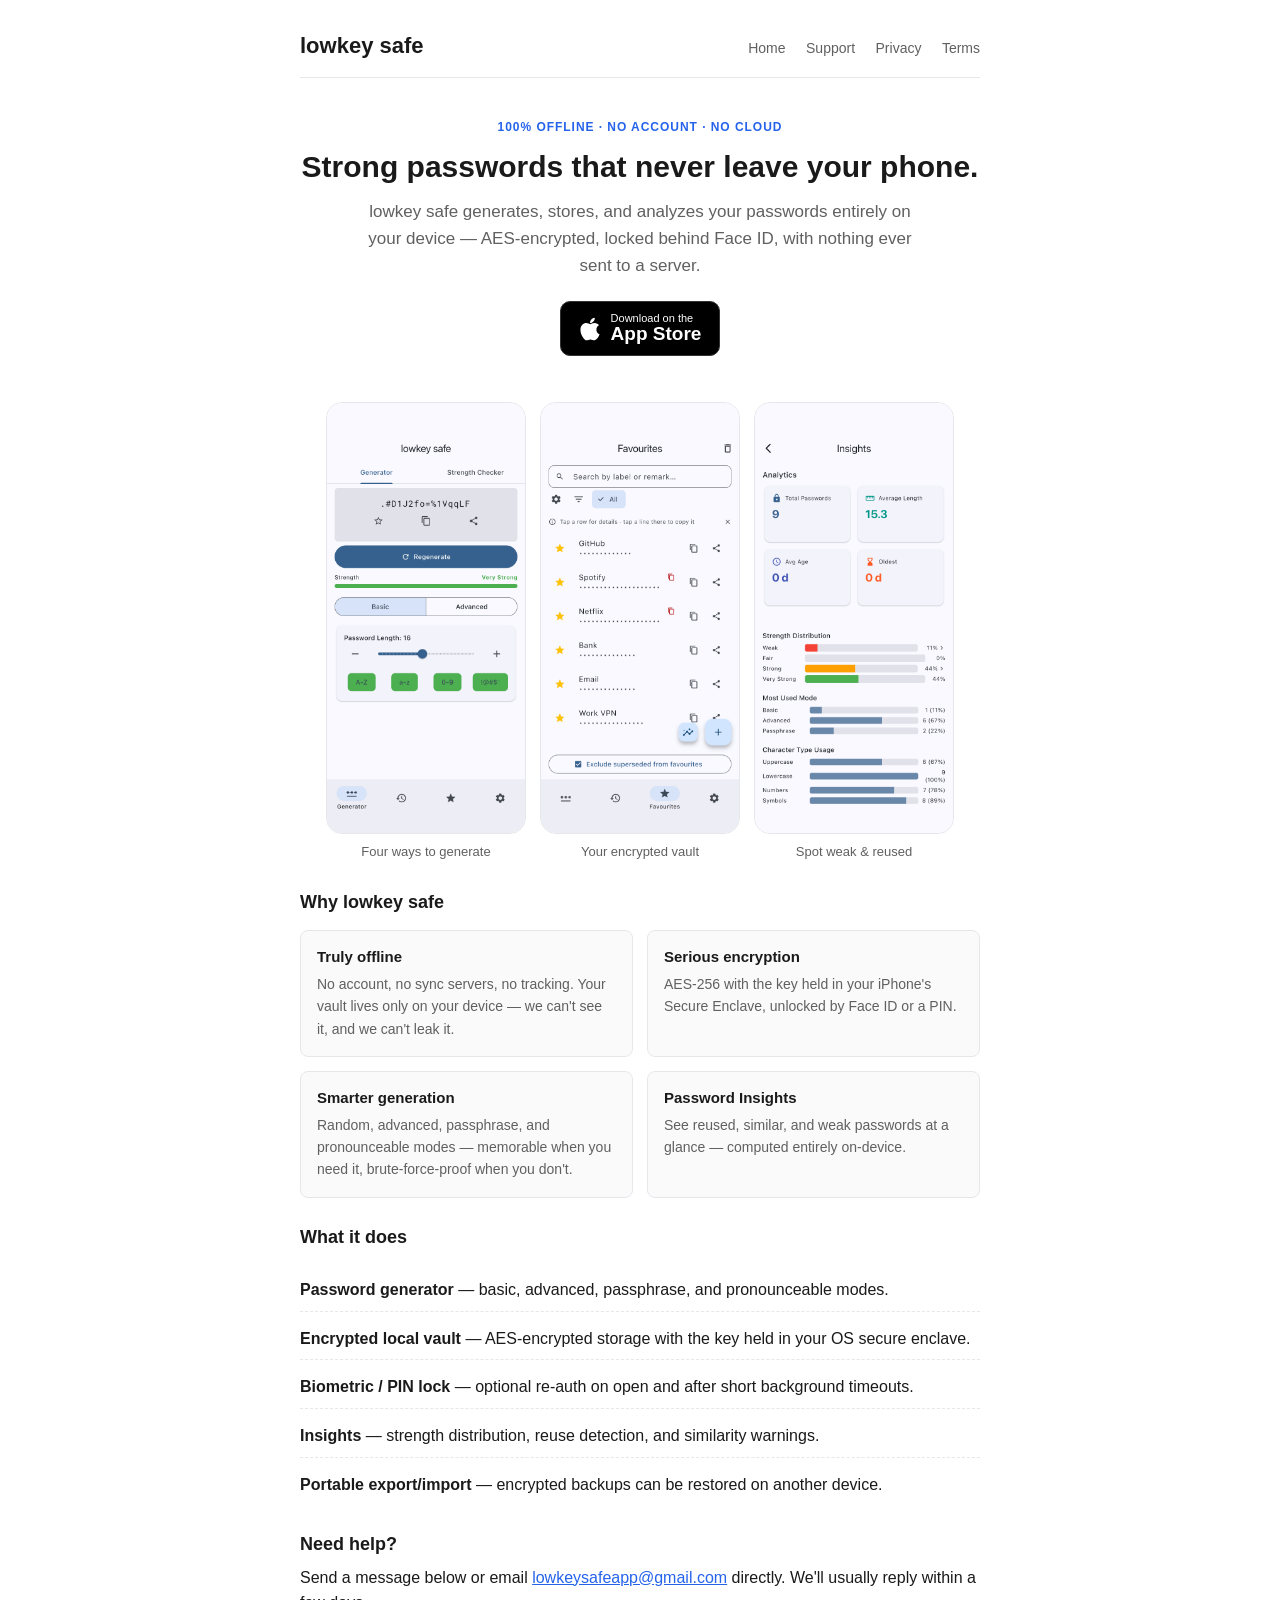
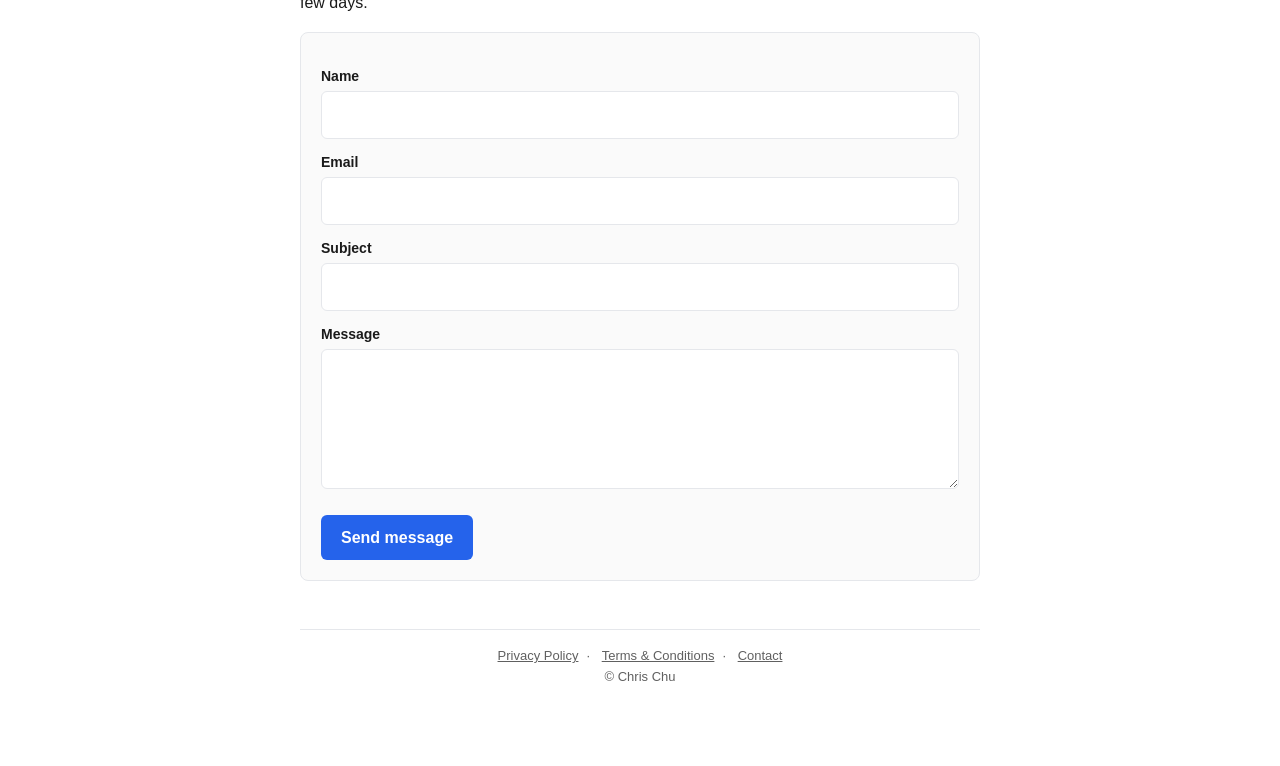
<file: docs/index.html>
<!doctype html>
<html lang="en">
<head>
  <meta charset="utf-8">
  <meta name="viewport" content="width=device-width, initial-scale=1">
  <title>lowkey safe — Offline password vault for iPhone</title>
  <meta name="description" content="lowkey safe is a local-first password vault for iPhone. Generate, save, and analyze strong passwords — 100% offline, no account, nothing ever leaves your device.">
  <link rel="stylesheet" href="style.css">
</head>
<body>
  <div class="wrap">
    <header>
      <h1>lowkey safe</h1>
      <nav>
        <a href="index.html">Home</a>
        <a href="#support">Support</a>
        <a href="privacy.html">Privacy</a>
        <a href="terms.html">Terms</a>
      </nav>
    </header>

    <main>
      <section class="hero">
        <p class="eyebrow">100% offline · No account · No cloud</p>
        <h2 class="hero-title">Strong passwords that never leave your phone.</h2>
        <p class="lead">lowkey safe generates, stores, and analyzes your passwords entirely on your device — AES-encrypted, locked behind Face ID, with nothing ever sent to a server.</p>
        <p>
          <a class="store-badge" href="https://apps.apple.com/app/id6762034998" aria-label="Download lowkey safe on the App Store">
            <svg class="apple" viewBox="0 0 384 512" aria-hidden="true"><path fill="currentColor" d="M318.7 268.7c-.2-36.7 16.4-64.4 50-84.8-18.8-26.9-47.2-41.7-84.7-44.6-35.5-2.8-74.3 20.7-88.5 20.7-15 0-49.4-19.7-76.4-19.7C63.3 141.2 4 184.8 4 273.5q0 39.3 14.4 81.2c12.8 36.7 59 126.7 107.2 125.2 25.2-.6 43-17.9 75.8-17.9 31.8 0 48.3 17.9 76.4 17.9 48.6-.7 90.4-82.5 102.6-119.3-65.2-30.7-61.7-90-61.7-91.9zm-56.6-164.2c27.3-32.4 24.8-61.9 24-72.5-24.1 1.4-52 16.4-67.9 34.9-17.5 19.8-27.8 44.3-25.6 71.9 26.1 2 49.9-11.4 69.5-34.3z"/></svg>
            <span><small>Download on the</small>App Store</span>
          </a>
        </p>
      </section>

      <section class="shots">
        <figure class="shot"><img src="screenshots/generator.png" alt="lowkey safe password generator with strength meter" width="1260" height="2736" loading="lazy"><figcaption>Four ways to generate</figcaption></figure>
        <figure class="shot"><img src="screenshots/vault.png" alt="Encrypted vault of saved passwords with reuse flags" width="1260" height="2736" loading="lazy"><figcaption>Your encrypted vault</figcaption></figure>
        <figure class="shot"><img src="screenshots/insights.png" alt="Password insights: strength distribution and reuse detection" width="1260" height="2736" loading="lazy"><figcaption>Spot weak &amp; reused</figcaption></figure>
      </section>

      <section class="why">
        <h2>Why lowkey safe</h2>
        <div class="why-grid">
          <div class="why-card">
            <h3>Truly offline</h3>
            <p>No account, no sync servers, no tracking. Your vault lives only on your device — we can't see it, and we can't leak it.</p>
          </div>
          <div class="why-card">
            <h3>Serious encryption</h3>
            <p>AES-256 with the key held in your iPhone's Secure Enclave, unlocked by Face ID or a PIN.</p>
          </div>
          <div class="why-card">
            <h3>Smarter generation</h3>
            <p>Random, advanced, passphrase, and pronounceable modes — memorable when you need it, brute-force-proof when you don't.</p>
          </div>
          <div class="why-card">
            <h3>Password Insights</h3>
            <p>See reused, similar, and weak passwords at a glance — computed entirely on-device.</p>
          </div>
        </div>
      </section>

      <h2>What it does</h2>
      <ul class="feature-list">
        <li><strong>Password generator</strong> — basic, advanced, passphrase, and pronounceable modes.</li>
        <li><strong>Encrypted local vault</strong> — AES-encrypted storage with the key held in your OS secure enclave.</li>
        <li><strong>Biometric / PIN lock</strong> — optional re-auth on open and after short background timeouts.</li>
        <li><strong>Insights</strong> — strength distribution, reuse detection, and similarity warnings.</li>
        <li><strong>Portable export/import</strong> — encrypted backups can be restored on another device.</li>
      </ul>

      <section id="support">
        <h2>Need help?</h2>
        <p>Send a message below or email <a href="mailto:lowkeysafeapp@gmail.com">lowkeysafeapp@gmail.com</a> directly. We'll usually reply within a few days.</p>

        <form class="contact" action="https://formspree.io/f/mbdqpbje" method="POST">
          <input type="hidden" name="_subject" value="[lowkey safe support]">

          <label for="name">Name</label>
          <input type="text" id="name" name="name" required autocomplete="name">

          <label for="email">Email</label>
          <input type="email" id="email" name="email" required autocomplete="email">

          <label for="subject">Subject</label>
          <input type="text" id="subject" name="subject" required>

          <label for="message">Message</label>
          <textarea id="message" name="message" required></textarea>

          <div class="gotcha" aria-hidden="true">
            <label for="_gotcha">Leave this field empty</label>
            <input type="text" id="_gotcha" name="_gotcha" tabindex="-1" autocomplete="off">
          </div>

          <button type="submit">Send message</button>
        </form>
      </section>
    </main>

    <footer>
      <a href="privacy.html">Privacy Policy</a>·
      <a href="terms.html">Terms &amp; Conditions</a>·
      <a href="mailto:lowkeysafeapp@gmail.com">Contact</a>
      <p>&copy; Chris Chu</p>
    </footer>
  </div>
</body>
</html>
</file>
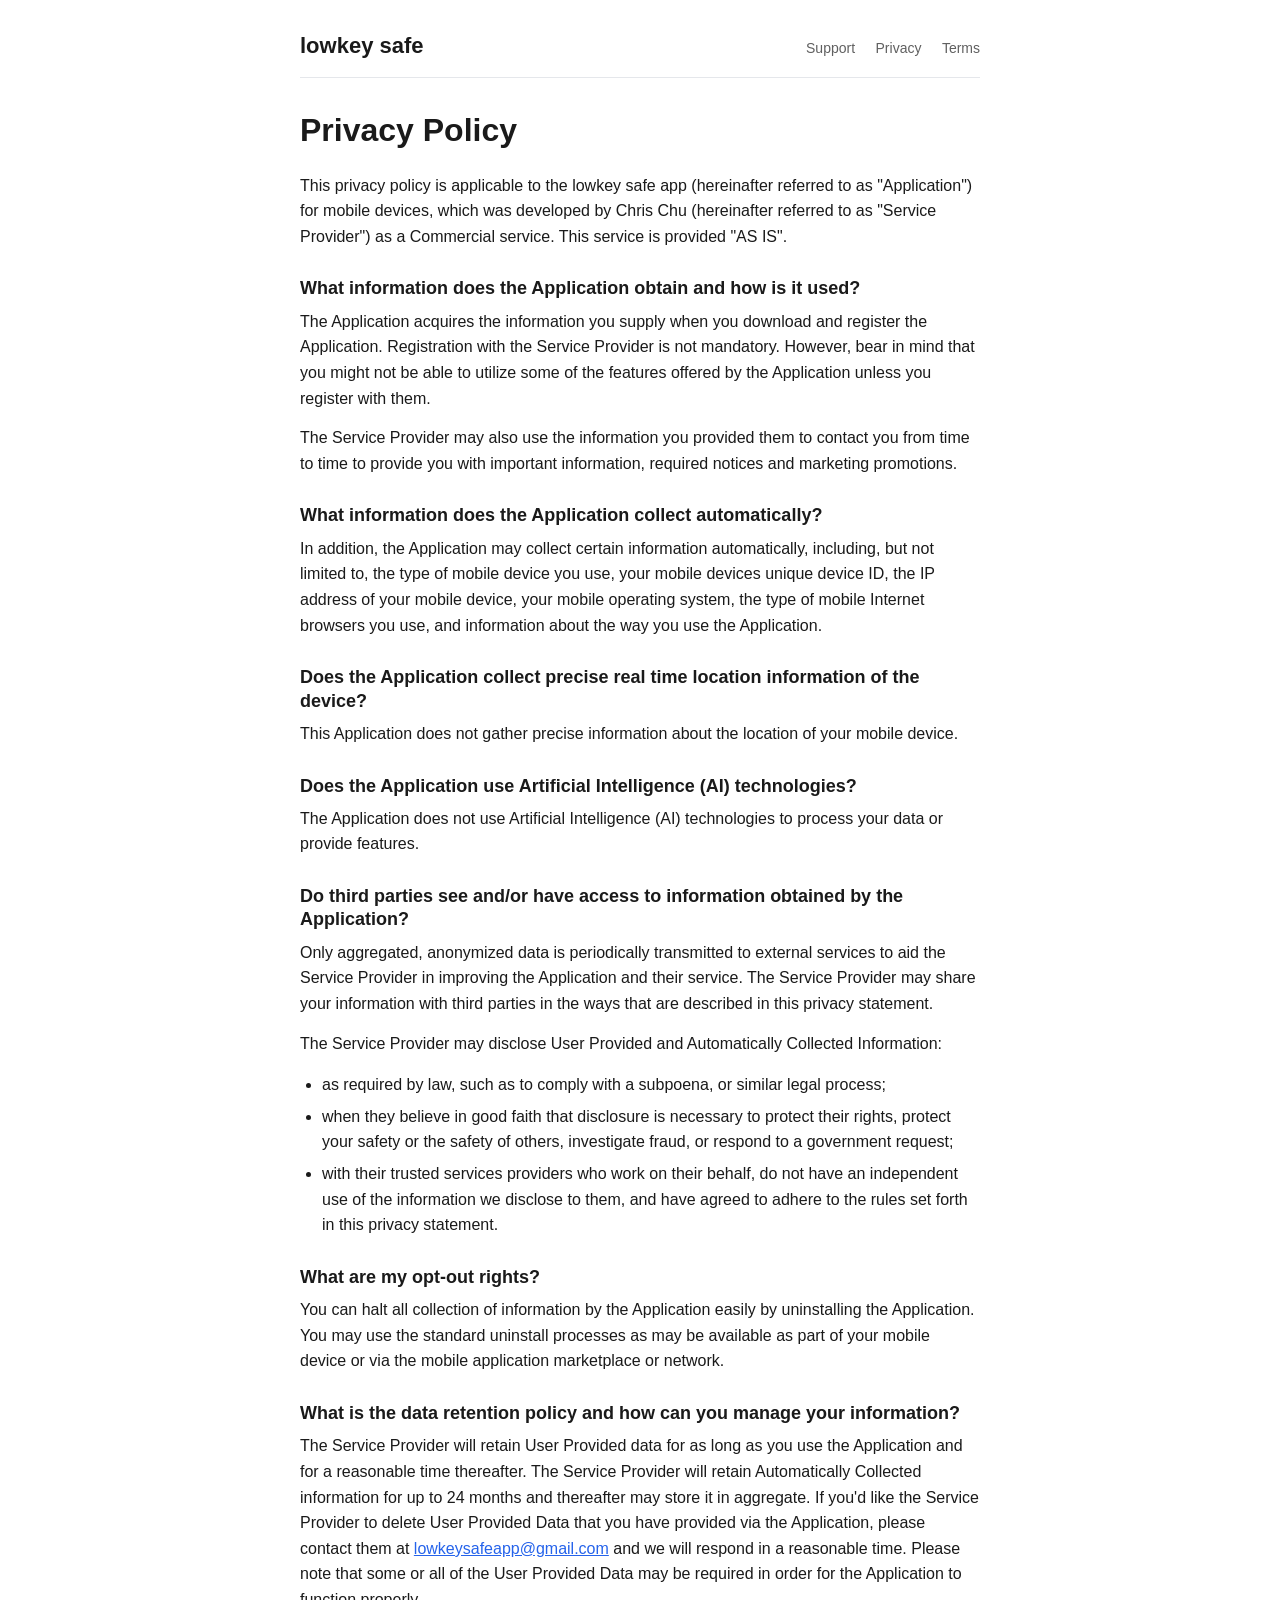
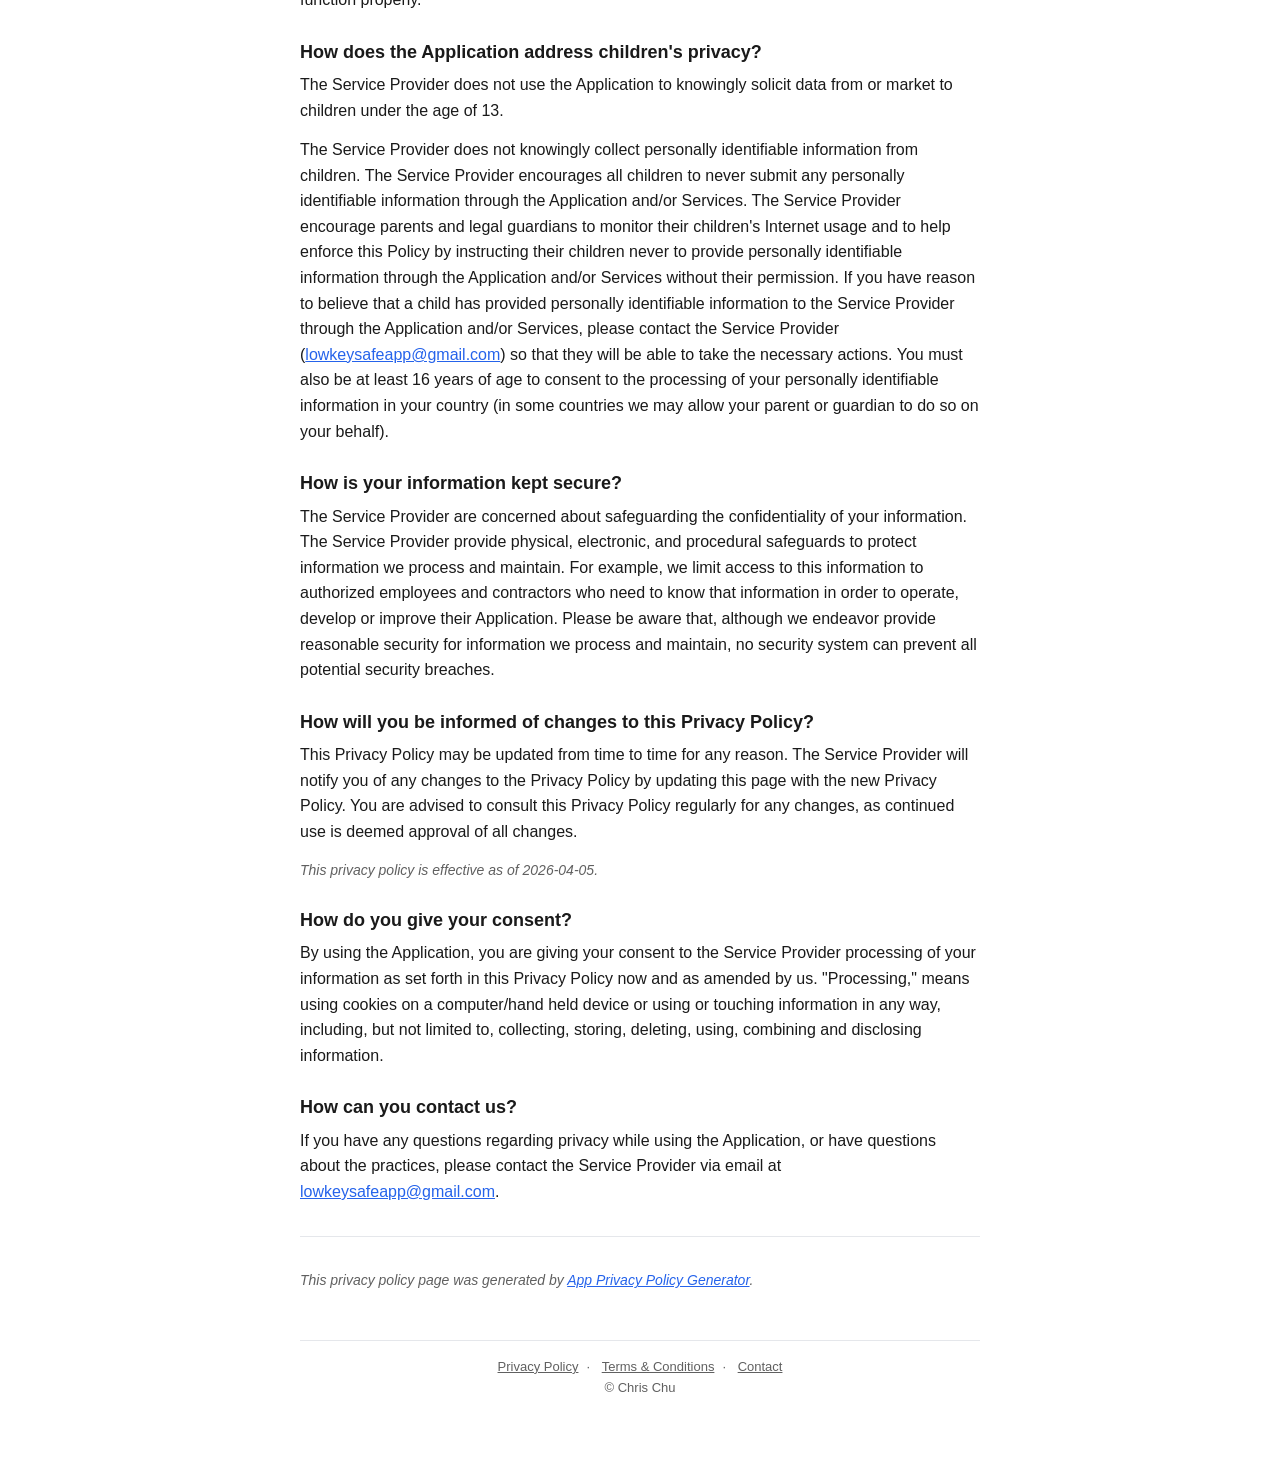
<file: docs/privacy.html>
<!doctype html>
<html lang="en">
<head>
  <meta charset="utf-8">
  <meta name="viewport" content="width=device-width, initial-scale=1">
  <title>Privacy Policy — lowkey safe</title>
  <meta name="description" content="Privacy policy for the lowkey safe app.">
  <link rel="stylesheet" href="style.css">
</head>
<body>
  <div class="wrap">
    <header>
      <h1>lowkey safe</h1>
      <nav>
        <a href="index.html">Support</a>
        <a href="privacy.html">Privacy</a>
        <a href="terms.html">Terms</a>
      </nav>
    </header>

    <main>
      <h1>Privacy Policy</h1>

      <p>This privacy policy is applicable to the lowkey safe app (hereinafter referred to as "Application") for mobile devices, which was developed by Chris Chu (hereinafter referred to as "Service Provider") as a Commercial service. This service is provided "AS IS".</p>

      <h2>What information does the Application obtain and how is it used?</h2>
      <p>The Application acquires the information you supply when you download and register the Application. Registration with the Service Provider is not mandatory. However, bear in mind that you might not be able to utilize some of the features offered by the Application unless you register with them.</p>
      <p>The Service Provider may also use the information you provided them to contact you from time to time to provide you with important information, required notices and marketing promotions.</p>

      <h2>What information does the Application collect automatically?</h2>
      <p>In addition, the Application may collect certain information automatically, including, but not limited to, the type of mobile device you use, your mobile devices unique device ID, the IP address of your mobile device, your mobile operating system, the type of mobile Internet browsers you use, and information about the way you use the Application.</p>

      <h2>Does the Application collect precise real time location information of the device?</h2>
      <p>This Application does not gather precise information about the location of your mobile device.</p>

      <h2>Does the Application use Artificial Intelligence (AI) technologies?</h2>
      <p>The Application does not use Artificial Intelligence (AI) technologies to process your data or provide features.</p>

      <h2>Do third parties see and/or have access to information obtained by the Application?</h2>
      <p>Only aggregated, anonymized data is periodically transmitted to external services to aid the Service Provider in improving the Application and their service. The Service Provider may share your information with third parties in the ways that are described in this privacy statement.</p>
      <p>The Service Provider may disclose User Provided and Automatically Collected Information:</p>
      <ul>
        <li>as required by law, such as to comply with a subpoena, or similar legal process;</li>
        <li>when they believe in good faith that disclosure is necessary to protect their rights, protect your safety or the safety of others, investigate fraud, or respond to a government request;</li>
        <li>with their trusted services providers who work on their behalf, do not have an independent use of the information we disclose to them, and have agreed to adhere to the rules set forth in this privacy statement.</li>
      </ul>

      <h2>What are my opt-out rights?</h2>
      <p>You can halt all collection of information by the Application easily by uninstalling the Application. You may use the standard uninstall processes as may be available as part of your mobile device or via the mobile application marketplace or network.</p>

      <h2>What is the data retention policy and how can you manage your information?</h2>
      <p>The Service Provider will retain User Provided data for as long as you use the Application and for a reasonable time thereafter. The Service Provider will retain Automatically Collected information for up to 24 months and thereafter may store it in aggregate. If you'd like the Service Provider to delete User Provided Data that you have provided via the Application, please contact them at <a href="mailto:lowkeysafeapp@gmail.com">lowkeysafeapp@gmail.com</a> and we will respond in a reasonable time. Please note that some or all of the User Provided Data may be required in order for the Application to function properly.</p>

      <h2>How does the Application address children's privacy?</h2>
      <p>The Service Provider does not use the Application to knowingly solicit data from or market to children under the age of 13.</p>
      <p>The Service Provider does not knowingly collect personally identifiable information from children. The Service Provider encourages all children to never submit any personally identifiable information through the Application and/or Services. The Service Provider encourage parents and legal guardians to monitor their children's Internet usage and to help enforce this Policy by instructing their children never to provide personally identifiable information through the Application and/or Services without their permission. If you have reason to believe that a child has provided personally identifiable information to the Service Provider through the Application and/or Services, please contact the Service Provider (<a href="mailto:lowkeysafeapp@gmail.com">lowkeysafeapp@gmail.com</a>) so that they will be able to take the necessary actions. You must also be at least 16 years of age to consent to the processing of your personally identifiable information in your country (in some countries we may allow your parent or guardian to do so on your behalf).</p>

      <h2>How is your information kept secure?</h2>
      <p>The Service Provider are concerned about safeguarding the confidentiality of your information. The Service Provider provide physical, electronic, and procedural safeguards to protect information we process and maintain. For example, we limit access to this information to authorized employees and contractors who need to know that information in order to operate, develop or improve their Application. Please be aware that, although we endeavor provide reasonable security for information we process and maintain, no security system can prevent all potential security breaches.</p>

      <h2>How will you be informed of changes to this Privacy Policy?</h2>
      <p>This Privacy Policy may be updated from time to time for any reason. The Service Provider will notify you of any changes to the Privacy Policy by updating this page with the new Privacy Policy. You are advised to consult this Privacy Policy regularly for any changes, as continued use is deemed approval of all changes.</p>

      <p class="effective">This privacy policy is effective as of 2026-04-05.</p>

      <h2>How do you give your consent?</h2>
      <p>By using the Application, you are giving your consent to the Service Provider processing of your information as set forth in this Privacy Policy now and as amended by us. "Processing," means using cookies on a computer/hand held device or using or touching information in any way, including, but not limited to, collecting, storing, deleting, using, combining and disclosing information.</p>

      <h2>How can you contact us?</h2>
      <p>If you have any questions regarding privacy while using the Application, or have questions about the practices, please contact the Service Provider via email at <a href="mailto:lowkeysafeapp@gmail.com">lowkeysafeapp@gmail.com</a>.</p>

      <hr>

      <p class="effective">This privacy policy page was generated by <a href="https://app-privacy-policy-generator.nisrulz.com/">App Privacy Policy Generator</a>.</p>
    </main>

    <footer>
      <a href="privacy.html">Privacy Policy</a>·
      <a href="terms.html">Terms &amp; Conditions</a>·
      <a href="mailto:lowkeysafeapp@gmail.com">Contact</a>
      <p>&copy; Chris Chu</p>
    </footer>
  </div>
</body>
</html>
</file>
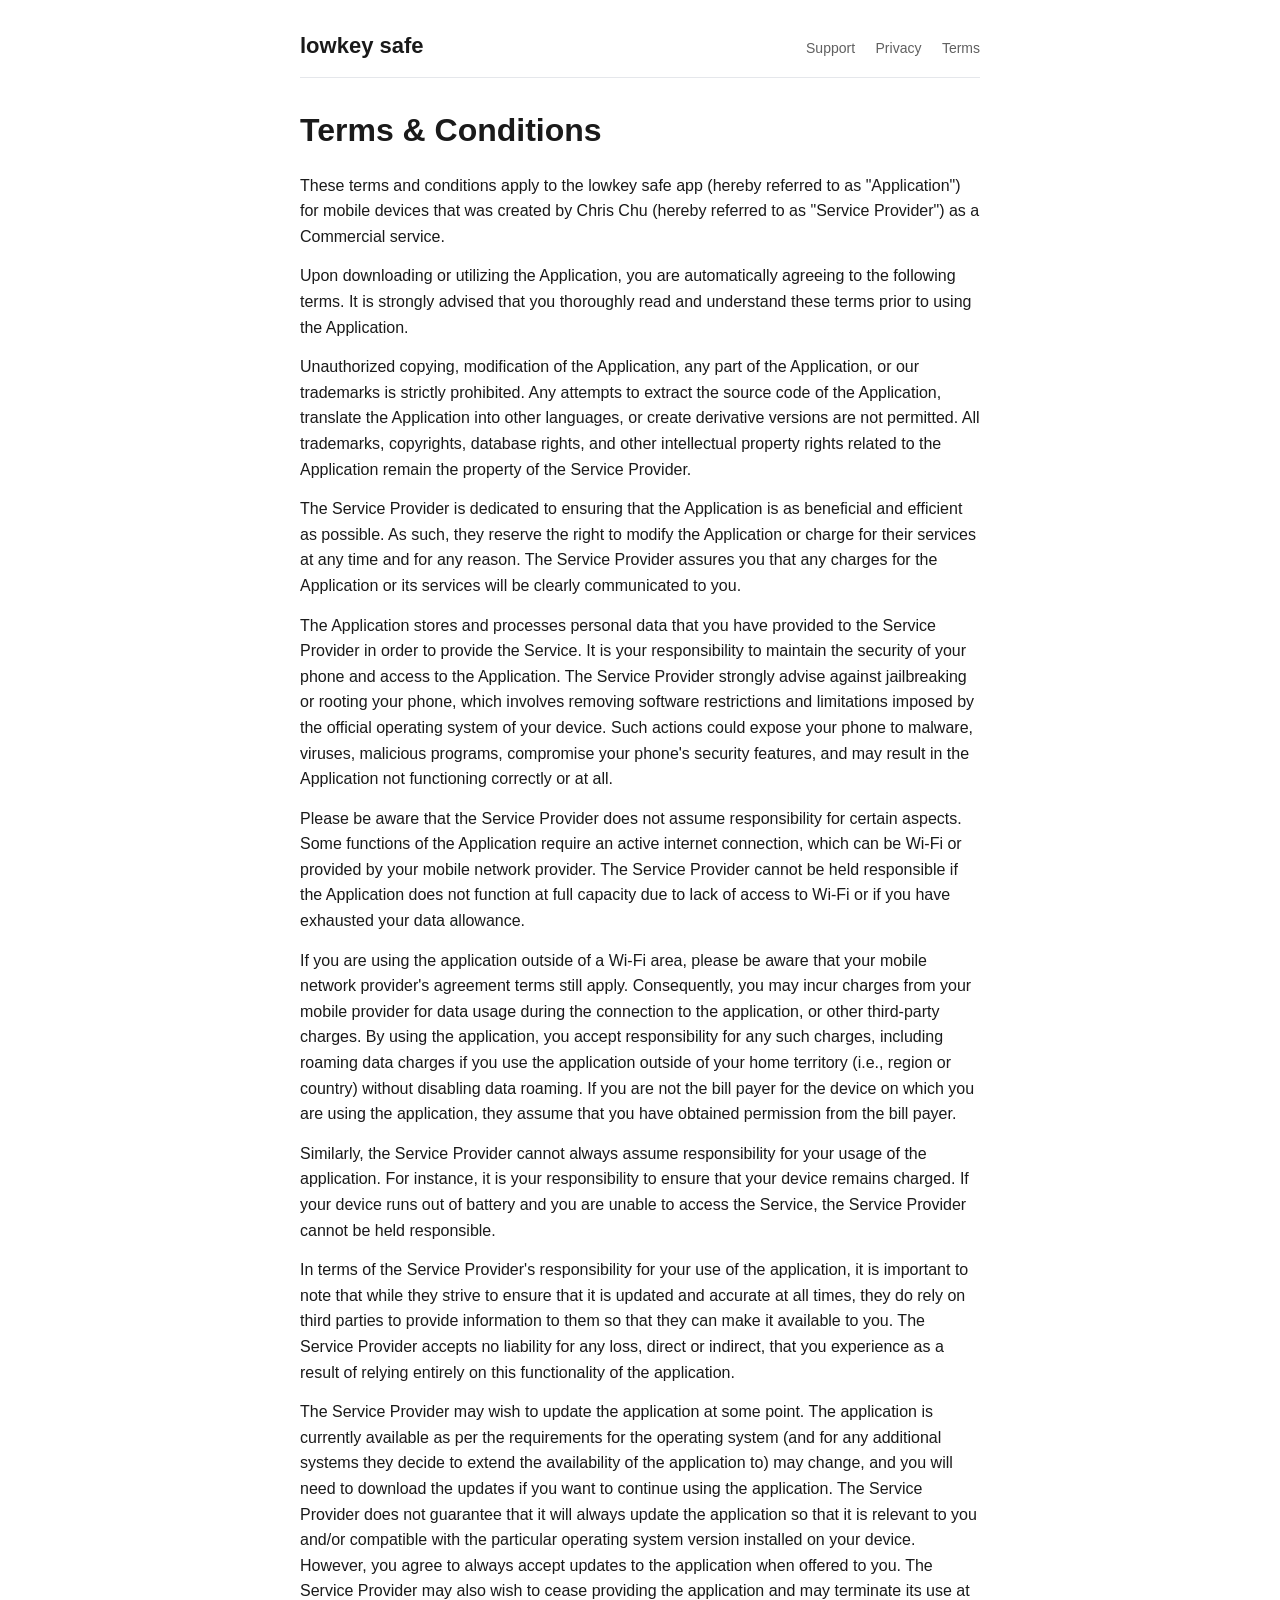
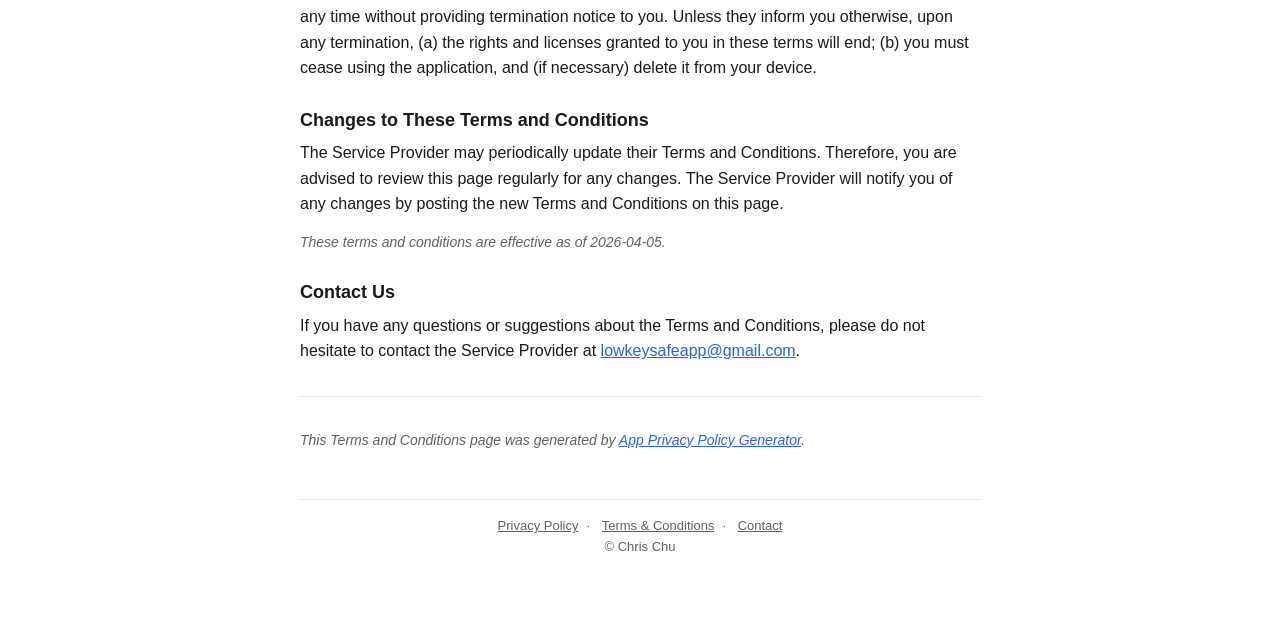
<file: docs/terms.html>
<!doctype html>
<html lang="en">
<head>
  <meta charset="utf-8">
  <meta name="viewport" content="width=device-width, initial-scale=1">
  <title>Terms &amp; Conditions — lowkey safe</title>
  <meta name="description" content="Terms and conditions for the lowkey safe app.">
  <link rel="stylesheet" href="style.css">
</head>
<body>
  <div class="wrap">
    <header>
      <h1>lowkey safe</h1>
      <nav>
        <a href="index.html">Support</a>
        <a href="privacy.html">Privacy</a>
        <a href="terms.html">Terms</a>
      </nav>
    </header>

    <main>
      <h1>Terms &amp; Conditions</h1>

      <p>These terms and conditions apply to the lowkey safe app (hereby referred to as "Application") for mobile devices that was created by Chris Chu (hereby referred to as "Service Provider") as a Commercial service.</p>

      <p>Upon downloading or utilizing the Application, you are automatically agreeing to the following terms. It is strongly advised that you thoroughly read and understand these terms prior to using the Application.</p>

      <p>Unauthorized copying, modification of the Application, any part of the Application, or our trademarks is strictly prohibited. Any attempts to extract the source code of the Application, translate the Application into other languages, or create derivative versions are not permitted. All trademarks, copyrights, database rights, and other intellectual property rights related to the Application remain the property of the Service Provider.</p>

      <p>The Service Provider is dedicated to ensuring that the Application is as beneficial and efficient as possible. As such, they reserve the right to modify the Application or charge for their services at any time and for any reason. The Service Provider assures you that any charges for the Application or its services will be clearly communicated to you.</p>

      <p>The Application stores and processes personal data that you have provided to the Service Provider in order to provide the Service. It is your responsibility to maintain the security of your phone and access to the Application. The Service Provider strongly advise against jailbreaking or rooting your phone, which involves removing software restrictions and limitations imposed by the official operating system of your device. Such actions could expose your phone to malware, viruses, malicious programs, compromise your phone's security features, and may result in the Application not functioning correctly or at all.</p>

      <p>Please be aware that the Service Provider does not assume responsibility for certain aspects. Some functions of the Application require an active internet connection, which can be Wi-Fi or provided by your mobile network provider. The Service Provider cannot be held responsible if the Application does not function at full capacity due to lack of access to Wi-Fi or if you have exhausted your data allowance.</p>

      <p>If you are using the application outside of a Wi-Fi area, please be aware that your mobile network provider's agreement terms still apply. Consequently, you may incur charges from your mobile provider for data usage during the connection to the application, or other third-party charges. By using the application, you accept responsibility for any such charges, including roaming data charges if you use the application outside of your home territory (i.e., region or country) without disabling data roaming. If you are not the bill payer for the device on which you are using the application, they assume that you have obtained permission from the bill payer.</p>

      <p>Similarly, the Service Provider cannot always assume responsibility for your usage of the application. For instance, it is your responsibility to ensure that your device remains charged. If your device runs out of battery and you are unable to access the Service, the Service Provider cannot be held responsible.</p>

      <p>In terms of the Service Provider's responsibility for your use of the application, it is important to note that while they strive to ensure that it is updated and accurate at all times, they do rely on third parties to provide information to them so that they can make it available to you. The Service Provider accepts no liability for any loss, direct or indirect, that you experience as a result of relying entirely on this functionality of the application.</p>

      <p>The Service Provider may wish to update the application at some point. The application is currently available as per the requirements for the operating system (and for any additional systems they decide to extend the availability of the application to) may change, and you will need to download the updates if you want to continue using the application. The Service Provider does not guarantee that it will always update the application so that it is relevant to you and/or compatible with the particular operating system version installed on your device. However, you agree to always accept updates to the application when offered to you. The Service Provider may also wish to cease providing the application and may terminate its use at any time without providing termination notice to you. Unless they inform you otherwise, upon any termination, (a) the rights and licenses granted to you in these terms will end; (b) you must cease using the application, and (if necessary) delete it from your device.</p>

      <h2>Changes to These Terms and Conditions</h2>
      <p>The Service Provider may periodically update their Terms and Conditions. Therefore, you are advised to review this page regularly for any changes. The Service Provider will notify you of any changes by posting the new Terms and Conditions on this page.</p>

      <p class="effective">These terms and conditions are effective as of 2026-04-05.</p>

      <h2>Contact Us</h2>
      <p>If you have any questions or suggestions about the Terms and Conditions, please do not hesitate to contact the Service Provider at <a href="mailto:lowkeysafeapp@gmail.com">lowkeysafeapp@gmail.com</a>.</p>

      <hr>

      <p class="effective">This Terms and Conditions page was generated by <a href="https://app-privacy-policy-generator.nisrulz.com/">App Privacy Policy Generator</a>.</p>
    </main>

    <footer>
      <a href="privacy.html">Privacy Policy</a>·
      <a href="terms.html">Terms &amp; Conditions</a>·
      <a href="mailto:lowkeysafeapp@gmail.com">Contact</a>
      <p>&copy; Chris Chu</p>
    </footer>
  </div>
</body>
</html>
</file>
<file: docs/style.css>
:root {
  --bg: #ffffff;
  --fg: #1a1a1a;
  --muted: #606060;
  --accent: #2563eb;
  --border: #e5e7eb;
  --card: #fafafa;
}

@media (prefers-color-scheme: dark) {
  :root {
    --bg: #0f1115;
    --fg: #e8e8e8;
    --muted: #9a9a9a;
    --accent: #60a5fa;
    --border: #2a2d33;
    --card: #161a20;
  }
}

* { box-sizing: border-box; }

html { -webkit-text-size-adjust: 100%; }

body {
  margin: 0;
  font-family: -apple-system, BlinkMacSystemFont, "Segoe UI", Roboto, Helvetica, Arial, sans-serif;
  font-size: 16px;
  line-height: 1.6;
  color: var(--fg);
  background: var(--bg);
}

.wrap {
  max-width: 720px;
  margin: 0 auto;
  padding: 32px 20px 64px;
}

header {
  border-bottom: 1px solid var(--border);
  padding-bottom: 16px;
  margin-bottom: 32px;
  display: flex;
  justify-content: space-between;
  align-items: baseline;
  flex-wrap: wrap;
  gap: 8px;
}

header h1 {
  font-size: 22px;
  margin: 0;
}

nav a {
  margin-left: 16px;
  color: var(--muted);
  text-decoration: none;
  font-size: 14px;
}

nav a:hover { color: var(--accent); }

h1, h2, h3 { line-height: 1.3; }

h2 {
  font-size: 18px;
  margin-top: 28px;
  margin-bottom: 8px;
}

p { margin: 0 0 14px; }

a { color: var(--accent); }

ul { padding-left: 22px; }
li { margin-bottom: 6px; }

hr {
  border: 0;
  border-top: 1px solid var(--border);
  margin: 32px 0;
}

footer {
  margin-top: 48px;
  padding-top: 16px;
  border-top: 1px solid var(--border);
  color: var(--muted);
  font-size: 13px;
  text-align: center;
}

footer a { color: var(--muted); margin: 0 8px; }

.lead {
  font-size: 17px;
  color: var(--muted);
  margin-bottom: 24px;
}

form.contact {
  background: var(--card);
  border: 1px solid var(--border);
  border-radius: 8px;
  padding: 20px;
  margin-top: 16px;
}

form.contact label {
  display: block;
  font-size: 14px;
  font-weight: 600;
  margin-bottom: 4px;
  margin-top: 12px;
}

form.contact input,
form.contact textarea {
  width: 100%;
  padding: 10px 12px;
  font: inherit;
  color: var(--fg);
  background: var(--bg);
  border: 1px solid var(--border);
  border-radius: 6px;
}

form.contact input:focus,
form.contact textarea:focus {
  outline: 2px solid var(--accent);
  outline-offset: -1px;
  border-color: var(--accent);
}

form.contact textarea {
  min-height: 140px;
  resize: vertical;
}

form.contact button {
  margin-top: 18px;
  padding: 10px 20px;
  font: inherit;
  font-weight: 600;
  color: #fff;
  background: var(--accent);
  border: 0;
  border-radius: 6px;
  cursor: pointer;
}

form.contact button:hover { filter: brightness(1.05); }

.gotcha {
  position: absolute;
  left: -5000px;
  width: 1px;
  height: 1px;
  overflow: hidden;
}

.feature-list {
  list-style: none;
  padding: 0;
  margin: 20px 0;
}

.feature-list li {
  padding: 8px 0;
  border-bottom: 1px dashed var(--border);
}

.feature-list li:last-child { border-bottom: 0; }

.effective {
  color: var(--muted);
  font-size: 14px;
  font-style: italic;
}

/* --- Landing page --- */

.hero {
  text-align: center;
  padding: 8px 0 4px;
}

.eyebrow {
  text-transform: uppercase;
  letter-spacing: 0.08em;
  font-size: 12px;
  font-weight: 700;
  color: var(--accent);
  margin-bottom: 10px;
}

.hero-title {
  font-size: 30px;
  margin: 0 0 12px;
}

.hero .lead {
  max-width: 560px;
  margin: 0 auto 22px;
}

.store-badge {
  display: inline-flex;
  align-items: center;
  gap: 10px;
  background: #000;
  color: #fff;
  text-decoration: none;
  padding: 10px 18px;
  border-radius: 10px;
  border: 1px solid #333;
  line-height: 1.1;
}

.store-badge:hover { background: #1a1a1a; }

.store-badge .apple {
  width: 22px;
  height: 26px;
  flex: none;
}

.store-badge span {
  display: flex;
  flex-direction: column;
  font-size: 19px;
  font-weight: 600;
  text-align: left;
}

.store-badge small {
  font-size: 11px;
  font-weight: 400;
}

.shots {
  display: flex;
  gap: 14px;
  justify-content: center;
  flex-wrap: wrap;
  margin: 28px 0;
}

.shot {
  margin: 0;
  /* Fixed 200px basis; min-width:0 stops the tall PNG's intrinsic width from
     forcing the flex item wide (default min-width:auto = image min-content). */
  flex: 0 0 200px;
  min-width: 0;
  max-width: 200px;
}

.shot img,
.shot-ph {
  display: block;
  width: 100%;
  height: auto;
  border-radius: 16px;
  border: 1px solid var(--border);
}

.shot-ph {
  aspect-ratio: 9 / 19.5;
  background: var(--card);
  display: flex;
  align-items: center;
  justify-content: center;
  color: var(--muted);
  font-size: 14px;
  font-weight: 600;
}

.shot figcaption {
  text-align: center;
  font-size: 13px;
  color: var(--muted);
  margin-top: 8px;
}

.why-grid {
  display: grid;
  grid-template-columns: repeat(auto-fit, minmax(220px, 1fr));
  gap: 14px;
  margin: 16px 0 8px;
}

.why-card {
  background: var(--card);
  border: 1px solid var(--border);
  border-radius: 8px;
  padding: 16px;
}

.why-card h3 {
  font-size: 15px;
  margin: 0 0 6px;
}

.why-card p {
  font-size: 14px;
  color: var(--muted);
  margin: 0;
}
</file>
